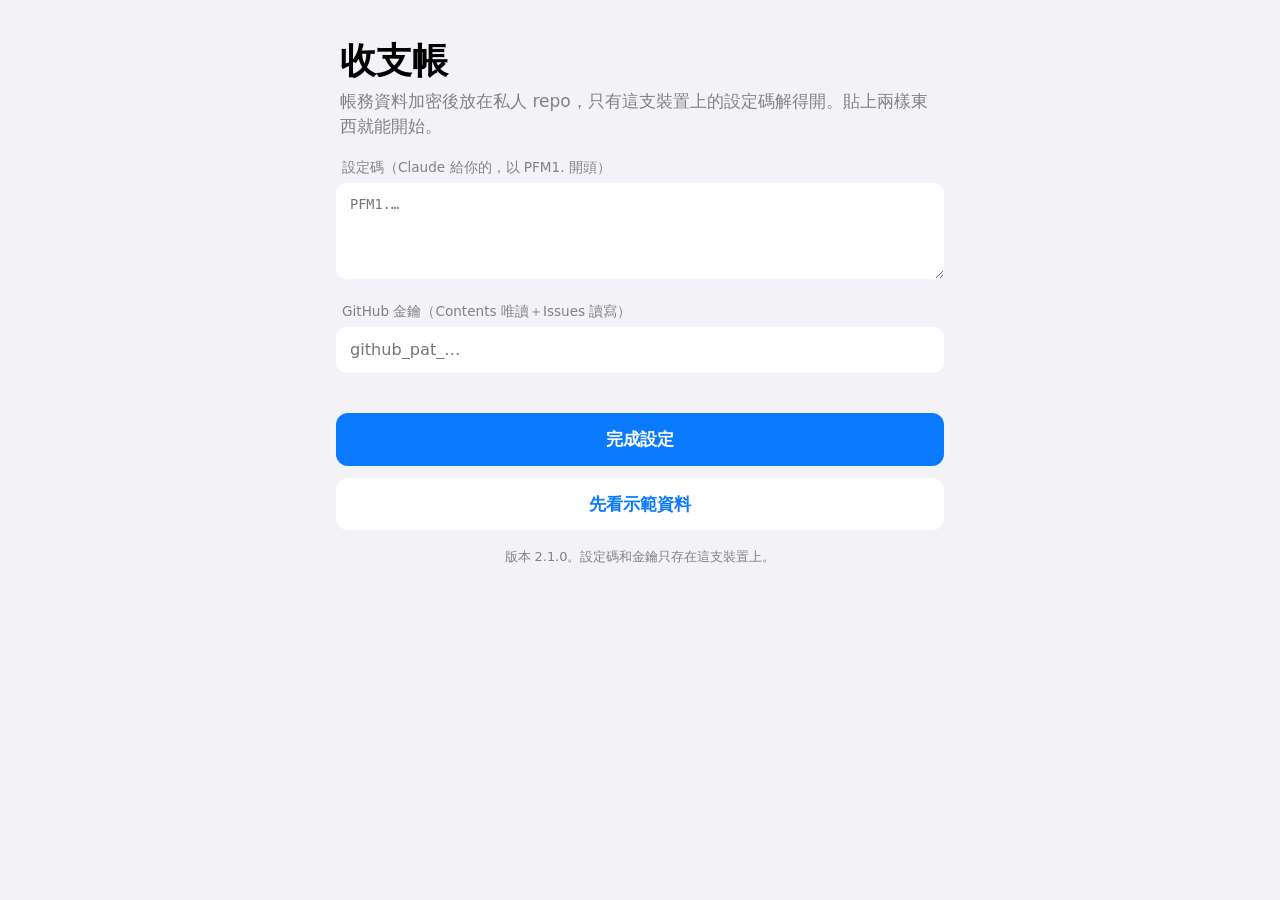
<file: index.html>
<!doctype html>
<html lang="zh-Hant">
<head>
<meta charset="utf-8">
<meta name="viewport" content="width=device-width, initial-scale=1, maximum-scale=1, user-scalable=no, viewport-fit=cover">
<meta http-equiv="Content-Security-Policy" content="default-src 'self'; script-src 'self'; style-src 'self'; img-src 'self' data:; connect-src 'self' https://api.github.com; manifest-src 'self'; worker-src 'self'; base-uri 'none'; form-action 'self'">
<meta name="referrer" content="no-referrer">
<meta name="robots" content="noindex, nofollow">
<meta name="format-detection" content="telephone=no">
<title>收支帳</title>
<meta name="theme-color" content="#f2f2f7" media="(prefers-color-scheme: light)">
<meta name="theme-color" content="#000000" media="(prefers-color-scheme: dark)">
<meta name="mobile-web-app-capable" content="yes">
<meta name="apple-mobile-web-app-capable" content="yes">
<meta name="apple-mobile-web-app-status-bar-style" content="default">
<meta name="apple-mobile-web-app-title" content="收支帳">
<link rel="manifest" href="manifest.webmanifest">
<link rel="apple-touch-icon" href="icons/apple-touch-icon.png">
<link rel="icon" type="image/png" sizes="192x192" href="icons/icon-192.png">
<link rel="stylesheet" href="css/app.css">
</head>
<body>
<div id="app"><p class="loading">讀取中…</p></div>
<noscript>這個 app 需要開啟 JavaScript。</noscript>
<script type="module" src="js/main.js"></script>
</body>
</html>
</file>
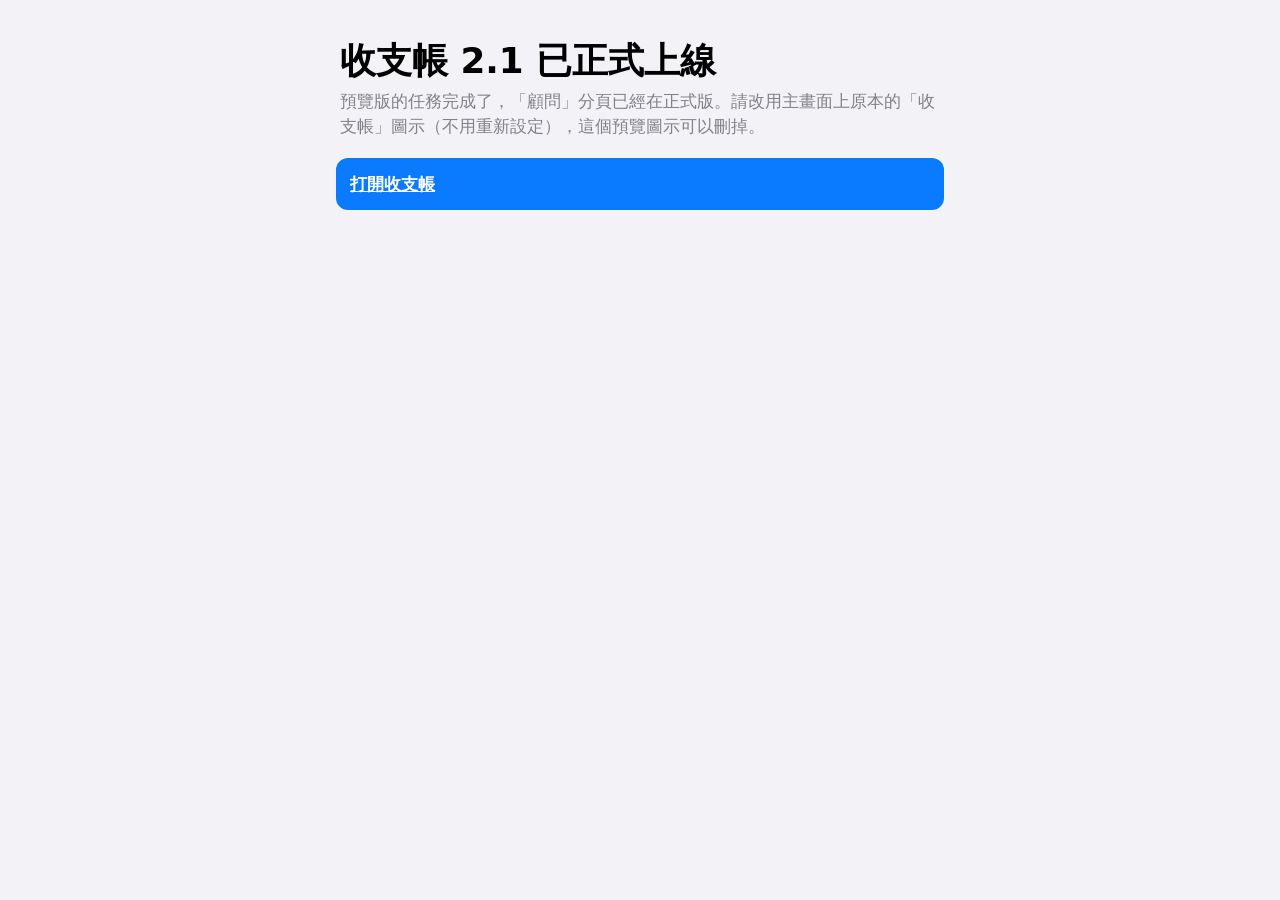
<file: next/index.html>
<!doctype html>
<html lang="zh-Hant">
<head>
<meta charset="utf-8">
<meta name="viewport" content="width=device-width, initial-scale=1, maximum-scale=1, user-scalable=no, viewport-fit=cover">
<meta http-equiv="Content-Security-Policy" content="default-src 'self'; script-src 'self'; style-src 'self'; img-src 'self' data:; connect-src 'self' https://api.github.com; manifest-src 'self'; worker-src 'self'; base-uri 'none'; form-action 'self'">
<meta name="robots" content="noindex, nofollow">
<title>收支帳已搬家</title>
<link rel="stylesheet" href="../css/app.css">
</head>
<body>
<main class="page setup">
<h1>收支帳 2.1 已正式上線</h1>
<p class="lead">預覽版的任務完成了，「顧問」分頁已經在正式版。請改用主畫面上原本的「收支帳」圖示（不用重新設定），這個預覽圖示可以刪掉。</p>
<a class="btn" href="../">打開收支帳</a>
</main>
<script src="retire.js"></script>
</body>
</html>
</file>
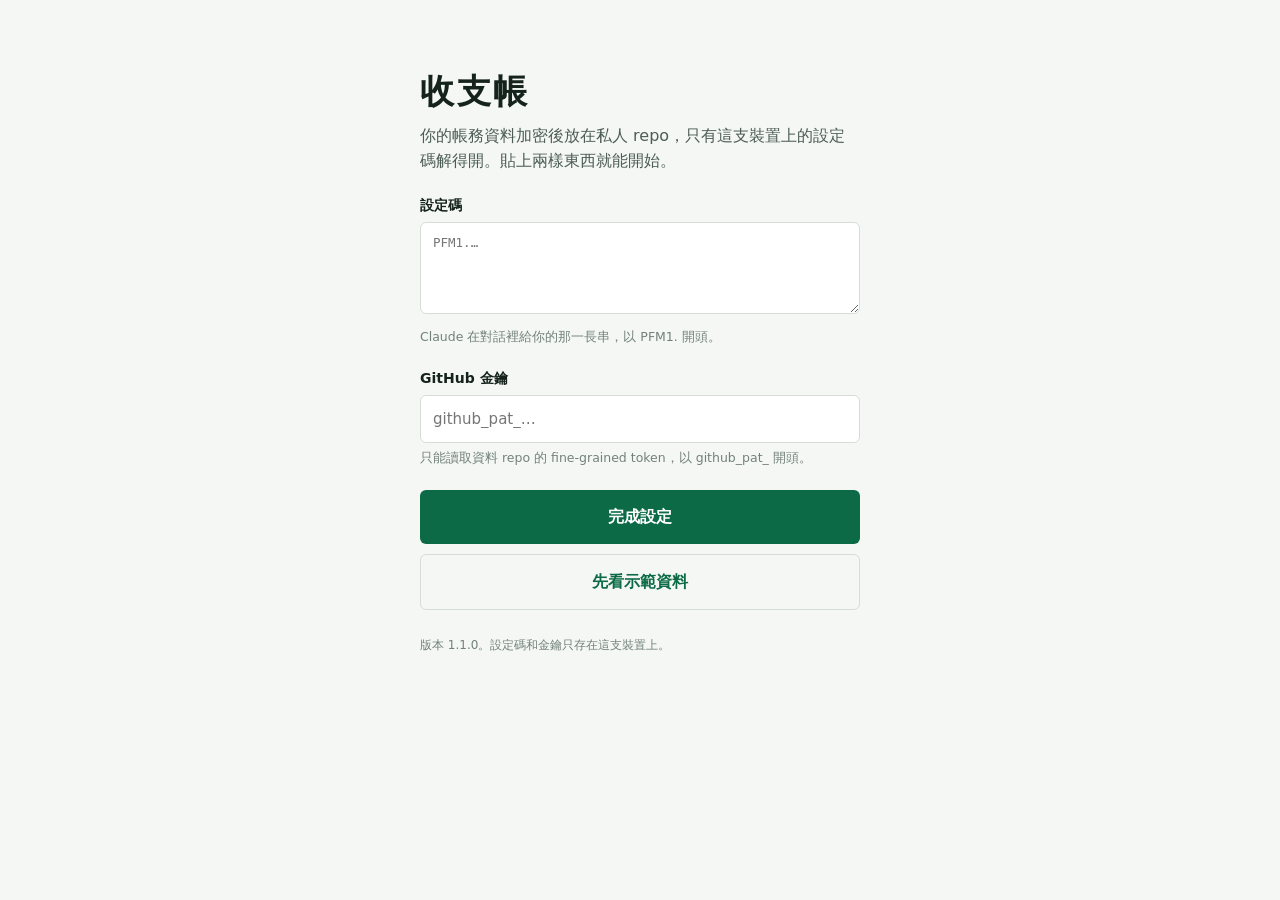
<file: v1/index.html>
<!doctype html>
<html lang="zh-Hant">
<head>
<meta charset="utf-8">
<meta name="viewport" content="width=device-width, initial-scale=1, viewport-fit=cover">
<meta http-equiv="Content-Security-Policy" content="default-src 'self'; script-src 'self'; style-src 'self'; img-src 'self' data:; connect-src 'self' https://api.github.com; manifest-src 'self'; worker-src 'self'; base-uri 'none'; form-action 'self'">
<meta name="referrer" content="no-referrer">
<meta name="robots" content="noindex, nofollow">
<title>收支帳</title>
<meta name="theme-color" content="#f4f7f4" media="(prefers-color-scheme: light)">
<meta name="theme-color" content="#0f1512" media="(prefers-color-scheme: dark)">
<meta name="mobile-web-app-capable" content="yes">
<meta name="apple-mobile-web-app-capable" content="yes">
<meta name="apple-mobile-web-app-status-bar-style" content="default">
<meta name="apple-mobile-web-app-title" content="收支帳">
<link rel="manifest" href="manifest.webmanifest">
<link rel="apple-touch-icon" href="icons/apple-touch-icon.png">
<link rel="icon" type="image/png" sizes="192x192" href="icons/icon-192.png">
<link rel="stylesheet" href="style.css">
</head>
<body>
<div id="app"><main class="shell"><p class="loading">讀取中…</p></main></div>
<noscript>這個 app 需要開啟 JavaScript。</noscript>
<script src="app.js"></script>
</body>
</html>
</file>
<file: css/app.css>
/* 收支帳 v2 — iOS-style shell. System font, grouped lists, tab bar, bottom sheets. No external assets. */
:root {
  color-scheme: light dark;
  --bg: #f2f2f7;
  --card: #ffffff;
  --card-2: #f7f7fa;
  --fill: rgba(118, 118, 128, .12);
  --fill-2: rgba(118, 118, 128, .2);
  --label: #000000;
  --label-2: rgba(60, 60, 67, .62);
  --label-3: rgba(60, 60, 67, .36);
  --sep: rgba(60, 60, 67, .2);
  --tint: #0a7aff;
  --pos: #1f9d55;
  --neg: #e5352b;
  --warn: #f29900;
  --crit: #ff3b30;
  --info: #8e8e93;
  --bar-in: #34c759;
  --bar-out: #ff9f0a;
  --bar-sel: #0a7aff;
  --up: #e5352b;           /* stocks: 台灣慣例 紅漲綠跌 (switchable in 設定) */
  --down: #1f9d55;
  --chrome: rgba(249, 249, 251, .86);
  --shadow: 0 1px 0 rgba(0, 0, 0, .04);
  --radius: 12px;
  --fs: 17px;
  --tabbar-h: 50px;
  --font: -apple-system, BlinkMacSystemFont, "SF Pro Text", "PingFang TC", "Noto Sans TC", "Microsoft JhengHei", system-ui, sans-serif;
  --font-round: ui-rounded, -apple-system, "SF Pro Rounded", "PingFang TC", system-ui, sans-serif;
}
@media (prefers-color-scheme: dark) {
  :root:not([data-theme="light"]) {
    --bg: #000000; --card: #1c1c1e; --card-2: #242426; --fill: rgba(118, 118, 128, .24); --fill-2: rgba(118, 118, 128, .32);
    --label: #ffffff; --label-2: rgba(235, 235, 245, .62); --label-3: rgba(235, 235, 245, .32); --sep: rgba(84, 84, 88, .55);
    --tint: #0a84ff; --pos: #30d158; --neg: #ff5c52; --warn: #ffb340; --crit: #ff453a; --info: #98989d;
    --bar-in: #30d158; --bar-out: #ff9f0a; --bar-sel: #0a84ff; --up: #ff5c52; --down: #30d158; --chrome: rgba(22, 22, 24, .86);
  }
}
:root[data-theme="dark"] {
  --bg: #000000; --card: #1c1c1e; --card-2: #242426; --fill: rgba(118, 118, 128, .24); --fill-2: rgba(118, 118, 128, .32);
  --label: #ffffff; --label-2: rgba(235, 235, 245, .62); --label-3: rgba(235, 235, 245, .32); --sep: rgba(84, 84, 88, .55);
  --tint: #0a84ff; --pos: #30d158; --neg: #ff5c52; --warn: #ffb340; --crit: #ff453a; --info: #98989d;
  --bar-in: #30d158; --bar-out: #ff9f0a; --bar-sel: #0a84ff; --up: #ff5c52; --down: #30d158; --chrome: rgba(22, 22, 24, .86);
}
:root[data-stockcolor="us"] { --up: var(--pos); --down: var(--neg); }
:root[data-fs="s"] { --fs: 15px; }
:root[data-fs="l"] { --fs: 19px; }
:root[data-fs="xl"] { --fs: 21px; }

* { box-sizing: border-box; }
html { -webkit-text-size-adjust: 100%; text-size-adjust: 100%; touch-action: manipulation; font-size: var(--fs); }
body {
  margin: 0; background: var(--bg); color: var(--label); font: 1rem/1.4 var(--font);
  -webkit-font-smoothing: antialiased; -webkit-tap-highlight-color: transparent;
  -webkit-user-select: none; user-select: none; -webkit-touch-callout: none;
  overscroll-behavior-y: none;
}
input, textarea, .selectable { -webkit-user-select: text; user-select: text; -webkit-touch-callout: default; }
button, input, textarea, select { font: inherit; color: inherit; }
button { cursor: pointer; -webkit-tap-highlight-color: transparent; }
img, svg { -webkit-user-drag: none; }
.num, .amt { font-variant-numeric: tabular-nums; }
.hide .amt { filter: blur(.42em); }
.muted { color: var(--label-2); }
.tiny { font-size: .76rem; }
.sm { font-size: .88rem; }
.pos { color: var(--pos); } .neg { color: var(--neg); } .up { color: var(--up); } .down { color: var(--down); }
.sr { position: absolute; width: 1px; height: 1px; overflow: hidden; clip: rect(0 0 0 0); }

/* ------------------------------------------------ app frame */
#app { min-height: 100vh; }
.page { padding: calc(env(safe-area-inset-top) + 6px) 16px calc(var(--tabbar-h) + env(safe-area-inset-bottom) + 28px); max-width: 640px; margin: 0 auto; }
.page[hidden] { display: none; }
.navbar { display: flex; align-items: flex-end; justify-content: space-between; gap: 8px; padding: 6px 0 4px; min-height: 52px; }
.navbar h1 { margin: 0; font: 700 2.05rem/1.15 var(--font); letter-spacing: .01em; }
.navbar .sub { display: block; font: 400 .8rem/1.3 var(--font); color: var(--label-2); margin-bottom: 2px; }
.nav-actions { display: flex; gap: 4px; padding-bottom: 6px; }
.icon-btn { width: 36px; height: 36px; border-radius: 18px; border: 0; background: var(--fill); color: var(--tint); display: grid; place-items: center; padding: 0; }
.icon-btn svg { width: 20px; height: 20px; fill: none; stroke: currentColor; stroke-width: 2; stroke-linecap: round; stroke-linejoin: round; }
.icon-btn.spin svg { animation: spin 1s linear infinite; }
@keyframes spin { to { transform: rotate(360deg); } }

.tabbar {
  position: fixed; left: 0; right: 0; bottom: 0; z-index: 30; display: flex; justify-content: space-around;
  padding: 4px 0 calc(env(safe-area-inset-bottom) + 2px); background: var(--chrome);
  -webkit-backdrop-filter: saturate(180%) blur(20px); backdrop-filter: saturate(180%) blur(20px); border-top: .5px solid var(--sep);
}
.tabbar button { flex: 1; border: 0; background: none; color: var(--info); display: flex; flex-direction: column; align-items: center; gap: 1px;
  font-size: .62rem; font-weight: 500; padding: 4px 0 2px; min-height: var(--tabbar-h); position: relative; }
.tabbar svg { width: 26px; height: 26px; fill: none; stroke: currentColor; stroke-width: 1.8; stroke-linecap: round; stroke-linejoin: round; }
.tabbar button[aria-selected="true"] { color: var(--tint); }
.tabbar button[aria-selected="true"] svg { stroke-width: 2.2; }
.tabbar .badge { position: absolute; top: 2px; left: calc(50% + 6px); min-width: 17px; height: 17px; border-radius: 9px; background: var(--crit); color: #fff;
  font-size: .62rem; font-weight: 600; line-height: 17px; padding: 0 5px; }

.banner { display: flex; align-items: center; gap: 10px; margin: 6px 0 10px; padding: 10px 14px; border-radius: var(--radius); background: var(--card);
  font-size: .86rem; color: var(--label-2); }
.banner.err { color: var(--neg); }
.banner button { margin-left: auto; border: 0; background: none; color: var(--tint); font-weight: 600; white-space: nowrap; padding: 4px 0; }

/* ------------------------------------------------ grouped sections */
.group { margin: 22px 0 0; }
.group > h2 { margin: 0 4px 7px; font: 600 1.18rem/1.25 var(--font); display: flex; align-items: baseline; gap: 8px; }
.group > h2 small { font: 400 .78rem var(--font); color: var(--label-2); margin-left: auto; }
.group > h2 button { margin-left: auto; border: 0; background: none; color: var(--tint); font: 400 .9rem var(--font); padding: 0; }
.group-foot { margin: 7px 16px 0; font-size: .76rem; color: var(--label-2); line-height: 1.45; }
.card { background: var(--card); border-radius: var(--radius); overflow: hidden; box-shadow: var(--shadow); }
.card.pad { padding: 14px 16px; }
.list { list-style: none; margin: 0; padding: 0; background: var(--card); border-radius: var(--radius); overflow: hidden; }
.list > li { position: relative; }
.row { display: flex; align-items: center; gap: 12px; min-height: 46px; padding: 9px 16px; width: 100%; border: 0; background: none; text-align: left; color: inherit; }
button.row:active, .row.tap:active { background: var(--fill); }
.list > li + li > .row::before, .list > li + li > .rowwrap::before { content: ""; position: absolute; top: 0; left: 16px; right: 0; border-top: .5px solid var(--sep); }
.list.indent > li + li > .row::before { left: 58px; }
.row .main { flex: 1; min-width: 0; }
.row .t { display: block; font-size: 1rem; line-height: 1.3; overflow: hidden; text-overflow: ellipsis; white-space: nowrap; }
.row .t.wrap { white-space: normal; }
.row .s { display: block; font-size: .8rem; color: var(--label-2); line-height: 1.35; margin-top: 1px; overflow: hidden; text-overflow: ellipsis; white-space: nowrap; }
.row .s.wrap { white-space: normal; display: -webkit-box; -webkit-line-clamp: 2; -webkit-box-orient: vertical; }
.row .v { text-align: right; white-space: nowrap; font-size: 1rem; }
.row .v small { display: block; font-size: .74rem; color: var(--label-2); }
.row .chev { width: 8px; height: 13px; flex: none; opacity: .3; }
.row .chev path { fill: none; stroke: var(--label); stroke-width: 2; }
.ico { width: 32px; height: 32px; border-radius: 8px; flex: none; display: grid; place-items: center; color: #fff; }
.ico svg { width: 19px; height: 19px; fill: none; stroke: currentColor; stroke-width: 2; stroke-linecap: round; stroke-linejoin: round; }
.ico.crit { background: var(--crit); } .ico.serious { background: #ff6b2c; } .ico.warning { background: var(--warn); } .ico.info { background: #8e8e93; }
.ico.blue { background: var(--tint); } .ico.green { background: var(--pos); } .ico.purple { background: #af52de; } .ico.teal { background: #30b0c7; }
.tag { display: inline-block; margin-left: 6px; padding: 0 5px; border-radius: 4px; background: var(--fill); color: var(--label-2); font-size: .66rem; line-height: 1.55;
  vertical-align: .12em; font-weight: 500; }
.tag.warn { background: rgba(255, 159, 10, .18); color: var(--warn); }
.tag.blue { background: rgba(10, 122, 255, .14); color: var(--tint); }
.tag.red { background: rgba(255, 59, 48, .14); color: var(--neg); }
.pill { border: 0; border-radius: 15px; background: var(--tint); color: #fff; font-size: .82rem; font-weight: 600; padding: 5px 12px; white-space: nowrap; flex: none; }
.pill.gray { background: var(--fill); color: var(--tint); }
.pill:disabled { opacity: .45; }
.more-btn { display: block; width: 100%; border: 0; background: var(--card); color: var(--tint); padding: 12px 16px; text-align: left; font-size: .95rem; }
.list + .more-btn { margin-top: -1px; border-top: .5px solid var(--sep); border-radius: 0 0 var(--radius) var(--radius); }
.clock { width: 13px; height: 13px; vertical-align: -.12em; margin-left: 4px; stroke: var(--tint); fill: none; stroke-width: 2; }

/* ------------------------------------------------ overview cards */
.hero { padding: 16px 16px 14px; }
.hero .label { font-size: .86rem; color: var(--label-2); display: flex; align-items: center; gap: 6px; }
.hero .big { font: 700 2.55rem/1.1 var(--font-round); letter-spacing: -.01em; margin: 4px 0 6px; font-variant-numeric: tabular-nums; }
.hero .big .cur { font-size: 1.05rem; font-weight: 600; margin-right: 4px; color: var(--label-2); }
.hero .line { font-size: .86rem; color: var(--label-2); line-height: 1.5; }
.hero .line b { color: var(--label); font-weight: 600; }
.hero .chips { display: flex; gap: 8px; margin-top: 10px; flex-wrap: wrap; }
.kv-chip { background: var(--fill); border-radius: 9px; padding: 6px 10px; font-size: .78rem; color: var(--label-2); }
.kv-chip b { display: block; color: var(--label); font-size: .95rem; font-weight: 600; }
.est { font-size: .68rem; font-weight: 600; padding: 1px 6px; border-radius: 5px; background: rgba(255, 159, 10, .18); color: var(--warn); }
.monthnav { display: flex; align-items: center; justify-content: space-between; margin: 8px 2px 0; }
.monthnav button { border: 0; background: none; color: var(--tint); font-size: .9rem; padding: 6px 2px; }

.progress { padding: 14px 16px; }
.progress .head { display: flex; align-items: baseline; justify-content: space-between; gap: 8px; }
.progress .head b { font: 700 1.5rem/1.2 var(--font-round); font-variant-numeric: tabular-nums; }
.track { position: relative; height: 12px; border-radius: 6px; background: var(--fill); margin: 10px 0 6px; overflow: visible; }
.track .fill { position: absolute; left: 0; top: 0; bottom: 0; border-radius: 6px; background: var(--pos); transition: width .5s ease; }
.track .fill.warn { background: var(--warn); } .track .fill.over { background: var(--neg); }
.track .mark { position: absolute; top: -4px; bottom: -4px; width: 2px; border-radius: 1px; background: var(--label); opacity: .55; }
.track-legend { display: flex; justify-content: space-between; font-size: .74rem; color: var(--label-2); }
.cat-rows { margin-top: 10px; }

.chart { position: relative; touch-action: pan-y; }
.chart svg { display: block; width: 100%; height: auto; overflow: visible; }
.chart text { fill: var(--label-2); font-size: 10px; font-family: var(--font); }
.chart .grid { stroke: var(--sep); stroke-width: .6; }
.chart .b-in { fill: var(--bar-in); } .chart .b-out { fill: var(--bar-out); }
.chart .dim { opacity: .35; }
.chart .sel-bg { fill: var(--fill); }
.chart .incomplete { fill: none; stroke-width: 1.2; stroke-dasharray: 2 2; }
.chart .ln { fill: none; stroke: var(--tint); stroke-width: 1.8; stroke-linejoin: round; }
.chart .area { fill: var(--tint); opacity: .1; }
.chart .ln.up { stroke: var(--up); } .chart .area.up { fill: var(--up); }
.chart .ln.down { stroke: var(--down); } .chart .area.down { fill: var(--down); }
.chart .cost { stroke: var(--label-2); stroke-dasharray: 4 3; stroke-width: 1; }
.chart .buy { fill: var(--tint); stroke: var(--card); stroke-width: 1.2; }
.chart .div { fill: #af52de; }
.chart .xh { stroke: var(--label-2); stroke-width: .8; }
.chart .xdot { fill: var(--tint); stroke: var(--card); stroke-width: 2; }
.legend { display: flex; gap: 14px; flex-wrap: wrap; font-size: .74rem; color: var(--label-2); margin-top: 6px; }
.legend i { display: inline-block; width: 9px; height: 9px; border-radius: 2px; margin-right: 5px; vertical-align: -.05em; }
.chart-tip { min-height: 1.4em; font-size: .82rem; color: var(--label-2); margin-top: 4px; }
.chart-tip b { color: var(--label); }

.seg { display: flex; background: var(--fill); border-radius: 9px; padding: 2px; gap: 2px; }
.seg button { flex: 1; border: 0; background: none; border-radius: 7px; padding: 6px 4px; font-size: .82rem; font-weight: 500; color: var(--label); white-space: nowrap; }
.seg button[aria-pressed="true"] { background: var(--card); box-shadow: 0 3px 8px rgba(0, 0, 0, .12), 0 0 0 .5px rgba(0, 0, 0, .04); font-weight: 600; }
.scroller { display: flex; gap: 8px; overflow-x: auto; scrollbar-width: none; padding: 2px 2px 8px; margin: 0 -16px; padding-left: 16px; padding-right: 16px;
  scroll-snap-type: x proximity; }
.scroller::-webkit-scrollbar { display: none; }
.mchip { flex: none; scroll-snap-align: start; border: 0; background: var(--card); border-radius: 11px; padding: 7px 11px; text-align: left; min-width: 92px; }
.mchip b { display: block; font-size: .92rem; }
.mchip span { display: block; font-size: .68rem; color: var(--label-2); line-height: 1.35; font-variant-numeric: tabular-nums; }
.mchip[aria-pressed="true"] { background: var(--tint); color: #fff; }
.mchip[aria-pressed="true"] span { color: rgba(255, 255, 255, .82); }
.mchip.partial b::after { content: " ◌"; font-size: .7em; opacity: .7; }
.search { display: flex; align-items: center; gap: 6px; background: var(--fill); border-radius: 10px; padding: 7px 10px; margin: 8px 0; }
.search svg { width: 16px; height: 16px; stroke: var(--label-2); fill: none; stroke-width: 2.2; flex: none; }
.search input { flex: 1; border: 0; background: none; outline: none; font-size: 1rem; min-width: 0; padding: 0; }
.dayhead { display: flex; justify-content: space-between; margin: 16px 4px 6px; font-size: .78rem; color: var(--label-2); font-weight: 500; }

/* ------------------------------------------------ stocks */
.stock-row .v .chg { font-size: .76rem; }
.note1 { display: block; font-size: .78rem; color: var(--label-2); margin-top: 3px; white-space: normal; line-height: 1.4; }
.note1 .d { color: var(--label-3); margin-left: 4px; }
.ranges { margin: 10px 0 6px; }
.stock-head .px { font: 700 2rem/1.1 var(--font-round); font-variant-numeric: tabular-nums; }
.tv { display: block; text-align: center; padding: 12px; color: var(--tint); text-decoration: none; font-weight: 500; }

/* ------------------------------------------------ sheets */
.scrim { position: fixed; inset: 0; z-index: 40; background: rgba(0, 0, 0, .32); opacity: 0; transition: opacity .25s ease; }
.scrim.on { opacity: 1; }
/* --sheet-top: the gap kept above every sheet. iOS 26 standalone sometimes reports safe-area-inset-top = 0 or shifts fixed layers
   upward, which hid the header (and its 關閉 button) under the status bar — so never trust the inset alone. */
:root { --sheet-top: calc(max(env(safe-area-inset-top), 50px) + 18px); }
.sheet { position: fixed; left: 0; right: 0; bottom: 0; z-index: 41; max-height: calc(100vh - var(--sheet-top)); max-height: calc(100dvh - var(--sheet-top)); display: flex; flex-direction: column;
  background: var(--bg); border-radius: 13px 13px 0 0; transform: translateY(100%); transition: transform .32s cubic-bezier(.2, .8, .2, 1);
  max-width: 640px; margin: 0 auto; box-shadow: 0 -8px 30px rgba(0, 0, 0, .18); }
.sheet.on { transform: translateY(0); }
.sheet .grab { flex: none; padding: 6px 0 2px; display: grid; place-items: center; touch-action: none; }
.sheet .grab i { width: 36px; height: 5px; border-radius: 3px; background: var(--fill-2); }
.sheet header { flex: none; display: flex; align-items: center; gap: 8px; padding: 2px 16px 8px; touch-action: none; }
.sheet header h3 { flex: 1; margin: 0; font: 600 1.06rem/1.3 var(--font); text-align: center; }
.sheet header button { border: 0; background: none; color: var(--tint); font-size: 1rem; padding: 6px 0; min-width: 52px; }
.sheet header button.l { text-align: left; } .sheet header button.r { text-align: right; font-weight: 600; }
.sheet .body { flex: 1 1 auto; min-height: 0; overflow-y: auto; -webkit-overflow-scrolling: touch; padding: 0 16px calc(env(safe-area-inset-bottom) + 24px); overscroll-behavior: contain; }
.sheet .body .group:first-child { margin-top: 6px; }
.sheet-x { position: absolute; top: 10px; right: 12px; z-index: 2; width: 30px; height: 30px; border: 0; border-radius: 50%;
  background: var(--fill-2); color: var(--label-2); font: 600 1.25rem/30px var(--font); padding: 0; text-align: center; }
.sheet:not(.has-r) header { padding-right: 52px; } .sheet:not(.has-r) header > span { display: none; }
.sheet.has-r .sheet-x { display: none; }
.sheet .sheet-foot { display: block; width: 100%; margin: 22px 0 4px; }
.kv { display: grid; grid-template-columns: auto 1fr; gap: 0; }
.kv dt, .kv dd { margin: 0; padding: 10px 16px; border-top: .5px solid var(--sep); font-size: .94rem; }
.kv dt { color: var(--label-2); padding-right: 6px; }
.kv dd { text-align: right; word-break: break-word; }
.kv dt:first-of-type, .kv dt:first-of-type + dd { border-top: 0; }
.para { margin: 0; padding: 12px 16px; font-size: .94rem; line-height: 1.55; }
.para + .para { padding-top: 0; }
.field { display: flex; align-items: center; gap: 10px; padding: 10px 16px; min-height: 46px; }
.field label { flex: none; min-width: 6.5em; }
.field input[type="text"], .field input[type="number"], .field input[type="password"], .field textarea, .field select {
  flex: 1; border: 0; background: none; text-align: right; outline: none; min-width: 0; font-size: 1rem; padding: 0; }
.field textarea { text-align: left; resize: none; min-height: 4.2em; line-height: 1.4; }
.switch { position: relative; width: 51px; height: 31px; flex: none; margin-left: auto; }
.switch input { position: absolute; inset: 0; opacity: 0; margin: 0; cursor: pointer; }
.switch i { position: absolute; inset: 0; border-radius: 16px; background: var(--fill-2); transition: background .2s; pointer-events: none; }
.switch i::after { content: ""; position: absolute; top: 2px; left: 2px; width: 27px; height: 27px; border-radius: 50%; background: #fff;
  box-shadow: 0 3px 8px rgba(0, 0, 0, .15), 0 1px 1px rgba(0, 0, 0, .16); transition: transform .2s; }
.switch input:checked + i { background: var(--pos); }
.switch input:checked + i::after { transform: translateX(20px); }
.stepper { display: flex; align-items: center; gap: 0; margin-left: auto; background: var(--fill); border-radius: 8px; }
.stepper button { border: 0; background: none; width: 40px; height: 30px; font-size: 1.2rem; color: var(--label); }
.stepper span { min-width: 4.8em; text-align: center; font-size: .9rem; font-variant-numeric: tabular-nums; }
.btn { display: block; width: 100%; border: 0; border-radius: 12px; background: var(--tint); color: #fff; font-weight: 600; font-size: 1.02rem; padding: 14px; margin-top: 12px; }
.btn.gray { background: var(--card); color: var(--tint); }
.btn.danger { background: var(--card); color: var(--neg); }
.btn:disabled { opacity: .5; }
.cat-grid { display: flex; flex-wrap: wrap; gap: 8px; padding: 12px 16px; }
.cat-grid button { border: 0; border-radius: 16px; background: var(--fill); padding: 6px 12px; font-size: .88rem; }
.cat-grid button[aria-pressed="true"] { background: var(--tint); color: #fff; }

/* ------------------------------------------------ setup */
.setup { padding-top: calc(env(safe-area-inset-top) + 30px); }
.setup h1 { font: 700 2.1rem/1.2 var(--font); margin: 10px 4px 6px; }
.setup .lead { color: var(--label-2); margin: 0 4px 18px; line-height: 1.5; }
.setup textarea, .setup input { width: 100%; border: 0; border-radius: 10px; background: var(--card); padding: 12px 14px; font-size: .95rem; outline: none; }
.setup textarea { min-height: 96px; resize: vertical; font-family: ui-monospace, Menlo, monospace; font-size: .8rem; }
.setup label { display: block; font-size: .8rem; color: var(--label-2); margin: 16px 6px 6px; text-transform: none; }
.error { color: var(--neg); font-size: .88rem; min-height: 1.2em; margin: 10px 6px 0; }
.note { background: rgba(255, 159, 10, .14); color: var(--label); border-radius: 12px; padding: 12px 14px; font-size: .86rem; line-height: 1.5; margin: 0 0 6px; }
.loading { text-align: center; color: var(--label-2); padding-top: 40vh; }

.empty { padding: 18px 16px; color: var(--label-2); font-size: .9rem; text-align: center; }
.toast { position: fixed; left: 50%; bottom: calc(var(--tabbar-h) + env(safe-area-inset-bottom) + 18px); transform: translate(-50%, 20px); z-index: 60;
  background: rgba(30, 30, 32, .92); color: #fff; padding: 10px 16px; border-radius: 20px; font-size: .86rem; opacity: 0; transition: all .25s ease;
  pointer-events: none; max-width: 86vw; text-align: center; }
.toast.on { opacity: 1; transform: translate(-50%, 0); }

@media (prefers-reduced-motion: reduce) {
  *, *::before, *::after { transition: none !important; animation: none !important; }
}
/* colour classes win over the neutral defaults of their containers */
.hero .line b.up, .row .v small.up, .hero .line .amt.up, .up { color: var(--up); }
.hero .line b.down, .row .v small.down, .hero .line .amt.down, .down { color: var(--down); }
.hero .line .amt.pos, .row .v .pos, .pos { color: var(--pos); }
.hero .line .amt.neg, .row .v .neg, .neg { color: var(--neg); }

/* ================================================ 顧問 (advisor) tab, 2.1.0 — classes + rem + CSS variables only */
:root {
  --adv-c0: #8e8e93; --adv-c1: #30b0c7; --adv-c2: #0a7aff; --adv-c3: #34c759; --adv-c4: #ff9f0a; --adv-c5: #af52de; --adv-c6: #ff375f;
  --adv-s0: rgba(229, 53, 43, .30); --adv-s1: rgba(60, 60, 67, .22); --adv-s2: rgba(242, 153, 0, .34); --adv-s3: rgba(10, 122, 255, .28); --adv-s4: rgba(31, 157, 85, .34);
}
@media (prefers-color-scheme: dark) {
  :root:not([data-theme="light"]) {
    --adv-c0: #98989d; --adv-c1: #40c8e0; --adv-c2: #0a84ff; --adv-c3: #30d158; --adv-c4: #ff9f0a; --adv-c5: #bf5af2; --adv-c6: #ff6482;
    --adv-s0: rgba(255, 92, 82, .36); --adv-s1: rgba(235, 235, 245, .20); --adv-s2: rgba(255, 179, 64, .34); --adv-s3: rgba(10, 132, 255, .38); --adv-s4: rgba(48, 209, 88, .34);
  }
}
:root[data-theme="dark"] {
  --adv-c0: #98989d; --adv-c1: #40c8e0; --adv-c2: #0a84ff; --adv-c3: #30d158; --adv-c4: #ff9f0a; --adv-c5: #bf5af2; --adv-c6: #ff6482;
  --adv-s0: rgba(255, 92, 82, .36); --adv-s1: rgba(235, 235, 245, .20); --adv-s2: rgba(255, 179, 64, .34); --adv-s3: rgba(10, 132, 255, .38); --adv-s4: rgba(48, 209, 88, .34);
}
.adv-disclaimer { margin: 2px 4px 0; font-size: .78rem; color: var(--label-2); }
.adv-foot { margin: 26px 16px 4px; font-size: .74rem; line-height: 1.5; color: var(--label-2); text-align: center; }
.adv-big { display: flex; align-items: baseline; flex-wrap: wrap; gap: 0 6px; font: 700 1.9rem/1.15 var(--font-round); letter-spacing: -.01em; margin: 4px 0 6px; font-variant-numeric: tabular-nums; }
.adv-big .cur { font-size: .55em; font-weight: 600; color: var(--label-2); }
:root[data-fs="l"] .adv-big { font-size: 1.7rem; }
:root[data-fs="xl"] .adv-big { font-size: 1.5rem; }
.adv-big.adv-todo { display: flex; align-items: center; flex-wrap: wrap; gap: 6px 12px; font-size: 1.5rem; color: var(--label-2); }
.adv-warn { display: flex; align-items: flex-start; gap: 6px; margin-top: 8px; font-size: .78rem; line-height: 1.4; color: var(--warn); }
.adv-warn svg { flex: none; width: 1em; height: 1em; margin-top: .18em; fill: none; stroke: currentColor; stroke-width: 2; stroke-linecap: round; stroke-linejoin: round; }
.adv-warn span { min-width: 0; overflow-wrap: anywhere; }
.adv-cap { display: inline-block; padding: 0 7px; border-radius: 999px; background: var(--fill-2); color: var(--label-2); font-size: .68rem; font-weight: 600; line-height: 1.6; white-space: nowrap; vertical-align: .1em; }
.adv-none { margin: 8px 0 0; font-size: .82rem; color: var(--label-2); }
.adv-subh { font-size: .74rem; font-weight: 600; color: var(--label-2); margin-bottom: 2px; }
.adv-sub { margin-top: 14px; padding-top: 10px; border-top: .5px solid var(--sep); }

/* block 1: net worth */
.adv-cols { display: grid; grid-template-columns: minmax(0, 1fr) minmax(0, 1fr); gap: 0 16px; margin-top: 12px; }
.adv-col { min-width: 0; }
.adv-colhead { display: flex; justify-content: space-between; align-items: baseline; gap: 6px; padding-bottom: 4px; border-bottom: .5px solid var(--sep); font-size: .8rem; font-weight: 600; color: var(--label-2); }
.adv-colhead .amt { color: var(--label); font-size: .86rem; }
.adv-items { list-style: none; margin: 0; padding: 0; }
.adv-item { display: grid; grid-template-columns: auto minmax(0, 1fr); align-items: baseline; gap: 0 6px; width: 100%; margin: 0; padding: 7px 0; border: 0; background: none; text-align: left; color: inherit; font-size: .82rem; }
.adv-items > li + li > .adv-item { border-top: .5px solid var(--sep); }
button.adv-item:active { background: var(--fill); }
.adv-in { grid-column: 1 / -1; min-width: 0; line-height: 1.3; overflow-wrap: anywhere; }
.adv-in .tag { margin-left: 4px; }
.adv-in .clock { width: .7rem; height: .7rem; }
.adv-id { font-size: .68rem; color: var(--label-2); }
.adv-ia { grid-column: 2; justify-self: end; font-size: .9rem; font-variant-numeric: tabular-nums; text-align: right; white-space: nowrap; }
.adv-inv { margin-top: 12px; padding-top: 10px; border-top: .5px solid var(--sep); }
.adv-invt { display: flex; justify-content: space-between; align-items: baseline; flex-wrap: wrap; gap: 2px 8px; font-size: .86rem; color: var(--label-2); }
.adv-invv { font: 700 1.3rem/1.2 var(--font-round); color: var(--label); font-variant-numeric: tabular-nums; white-space: nowrap; }
.adv-invv .cur { font-size: .6em; font-weight: 600; margin-right: 3px; color: var(--label-2); }
@media (max-width: 359px) { .adv-cols { grid-template-columns: minmax(0, 1fr); gap: 14px 0; } }
.adv-nw .pill, .adv-perf .pill { font-size: .82rem; }

/* block 2: reserve */
.adv-bar { display: block; width: 100%; height: .75rem; margin: 10px 0 6px; overflow: hidden; }
.adv-bar-bg { fill: var(--fill); }
.adv-bar-fill { fill: var(--pos); }
.adv-bar-fill.warn { fill: var(--warn); }
.adv-ok { display: flex; align-items: center; gap: 6px; margin-top: 6px; font-size: .86rem; font-weight: 600; color: var(--pos); }
.adv-ok svg { width: 1.1em; height: 1.1em; fill: none; stroke: currentColor; stroke-width: 2.4; stroke-linecap: round; stroke-linejoin: round; }

/* block 3: allocation */
.adv-stack { border-radius: 7px; overflow: hidden; }
.adv-stack svg { display: block; width: 100%; height: 1.6rem; }
.adv-seg { stroke: var(--card); stroke-width: 1; cursor: pointer; }
.adv-seg.adv-c0 { fill: var(--adv-c0); } .adv-seg.adv-c1 { fill: var(--adv-c1); } .adv-seg.adv-c2 { fill: var(--adv-c2); } .adv-seg.adv-c3 { fill: var(--adv-c3); }
.adv-seg.adv-c4 { fill: var(--adv-c4); } .adv-seg.adv-c5 { fill: var(--adv-c5); } .adv-seg.adv-c6 { fill: var(--adv-c6); }
.adv-sw { display: inline-block; width: .8rem; height: .8rem; border-radius: 3px; flex: none; }
.adv-sw.adv-c0 { background: var(--adv-c0); } .adv-sw.adv-c1 { background: var(--adv-c1); } .adv-sw.adv-c2 { background: var(--adv-c2); } .adv-sw.adv-c3 { background: var(--adv-c3); }
.adv-sw.adv-c4 { background: var(--adv-c4); } .adv-sw.adv-c5 { background: var(--adv-c5); } .adv-sw.adv-c6 { background: var(--adv-c6); }
.adv-legend { margin-top: 10px; }
.adv-chips { display: flex; flex-wrap: wrap; gap: 8px; margin-top: 12px; }
.adv-chips .kv-chip { flex: 1 1 6.5rem; min-width: 0; overflow-wrap: anywhere; }
.adv-chipn { display: block; margin-top: 1px; font-size: .68rem; color: var(--label-2); }

/* block 4: return + spectrum */
.adv-sh { display: flex; align-items: center; flex-wrap: wrap; gap: 2px 8px; margin-top: 14px; padding-top: 10px; border-top: .5px solid var(--sep); }
.adv-shl { font-size: .86rem; color: var(--label-2); }
.adv-shv { font: 700 1.25rem/1.2 var(--font-round); font-variant-numeric: tabular-nums; }
.adv-shv.muted { font-size: .95rem; font-weight: 600; }
.adv-spec { margin-top: 8px; }
.adv-spec-svg { display: block; width: 100%; height: auto; overflow: visible; }
.adv-sp.adv-s0 { fill: var(--adv-s0); } .adv-sp.adv-s1 { fill: var(--adv-s1); } .adv-sp.adv-s2 { fill: var(--adv-s2); }
.adv-sp.adv-s3 { fill: var(--adv-s3); } .adv-sp.adv-s4 { fill: var(--adv-s4); }
.adv-sp-t { fill: var(--label); font: 500 11px var(--font); paint-order: stroke; stroke: var(--card); stroke-width: 2.5px; stroke-opacity: .55; stroke-linejoin: round; }
.adv-sp-c { fill: var(--label-2); font: 10.5px var(--font); paint-order: stroke; stroke: var(--card); stroke-width: 3px; stroke-linejoin: round; }
.adv-tick { stroke: var(--label-2); stroke-width: 1; }
.adv-nodata { fill: var(--label-2); font: 600 11px var(--font); }
.adv-ptr { fill: var(--label); stroke: var(--label); stroke-width: 1.5; stroke-linejoin: round; }
.adv-ptr.hollow { fill: var(--card); stroke-width: 2; }
.adv-ptr-ln { stroke: var(--label); stroke-width: 2.5; stroke-linecap: round; }
.adv-ptr-ln.hollow { stroke-width: 2; stroke-dasharray: 3 2.5; }
.adv-refln { stroke: var(--label); stroke-width: 1.2; opacity: .55; }
.adv-refln.dash { stroke-dasharray: 3 2.5; }
.adv-refdot { fill: var(--card); stroke: var(--label); stroke-width: 1.3; }
.adv-refdot.dash { stroke-dasharray: 2.5 2; }
.adv-refn { fill: var(--label); font: 600 10px var(--font); }
.adv-hit { fill: transparent; cursor: pointer; }
.adv-refs { display: flex; flex-wrap: wrap; gap: 6px 8px; margin-top: 6px; }
.adv-ref { display: inline-flex; align-items: center; gap: 6px; max-width: 100%; border: 0; border-radius: 15px; background: var(--fill); padding: 4px 10px 4px 5px; font-size: .78rem; color: var(--label); text-align: left; }
.adv-ref .n { display: grid; place-items: center; flex: none; width: 1.35em; height: 1.35em; border: 1.3px solid var(--label); border-radius: 50%; font-size: .68rem; font-weight: 600; }
.adv-ref.dash .n { border-style: dashed; }
.adv-ref .tag { margin-left: 0; }
.adv-hint { margin: 6px 0 0; font-size: .72rem; color: var(--label-2); }
.adv-b { display: flex; align-items: baseline; justify-content: space-between; gap: 10px; padding: 6px 0; }
.adv-b + .adv-b { border-top: .5px solid var(--sep); }
.adv-bm { flex: 1; min-width: 0; }
.adv-bm .t { display: block; font-size: .88rem; overflow-wrap: anywhere; }
.adv-bm .s { display: block; margin-top: 1px; font-size: .7rem; line-height: 1.35; color: var(--label-2); }
.adv-bv { flex: none; font-size: 1rem; font-variant-numeric: tabular-nums; }
.adv-url { overflow-wrap: anywhere; }

/* block 7: AI reading */
.adv-ai-st { display: flex; align-items: center; flex-wrap: wrap; gap: 4px 6px; font-size: .82rem; line-height: 1.45; color: var(--label-2); }
.adv-sec { margin-top: 12px; }
.adv-sec + .adv-sec { padding-top: 12px; border-top: .5px solid var(--sep); }
.adv-sech { margin: 0; font-size: .76rem; font-weight: 600; color: var(--label-2); }
.adv-sec p { margin: 3px 0 0; font-size: .94rem; line-height: 1.55; overflow-wrap: anywhere; }
.adv-link { display: block; margin-top: 10px; border: 0; background: none; padding: 4px 0; color: var(--tint); font-size: .88rem; text-align: left; }
.adv-ai .btn { margin-top: 14px; }

/* ==== advisor settings (F3) ==== */
.adv-pendn { display: flex; align-items: center; gap: 4px; margin-top: 2px; font-size: .74rem; line-height: 1.35; color: var(--tint); }
.adv-pendn .clock { flex: none; margin-left: 0; }
.group > h2 small .adv-pendn { display: inline-flex; margin-top: 0; }
.advs-intro { margin: 2px 4px 0; font-size: .82rem; line-height: 1.5; color: var(--label-2); }
.advs-form { padding: 14px 16px 14px; }
.advs-f { display: block; margin-top: 12px; }
.advs-f:first-child { margin-top: 0; }
.advs-l { display: block; margin-bottom: 4px; font-size: .78rem; font-weight: 600; color: var(--label-2); }
.advs-h { display: block; margin-top: 3px; font-size: .72rem; font-weight: 400; line-height: 1.4; color: var(--label-2); overflow-wrap: anywhere; }
.advs-gap { height: 12px; }
.advs-in { display: block; width: 100%; min-width: 0; min-height: 44px; border: 0; border-radius: 10px; background: var(--fill); padding: 10px 12px; outline: none; text-align: left;
  font-size: 1rem; line-height: 1.3; -webkit-appearance: none; appearance: none; }
.advs-in::-webkit-date-and-time-value { text-align: left; }
.advs-in:focus { box-shadow: 0 0 0 2px var(--tint); }
.advs-in[aria-invalid="true"] { box-shadow: 0 0 0 2px var(--neg); }
.hide .amt.advs-money:focus { filter: none; }
.advs-err { margin: 10px 0 0; font-size: .82rem; line-height: 1.45; color: var(--neg); overflow-wrap: anywhere; }
.advs-err:empty { margin: 0; }
.advs-cur { margin-bottom: 10px; }
.advs-cur .advs-l { margin-bottom: 2px; }
.advs-curv { display: flex; align-items: baseline; flex-wrap: wrap; gap: 0 6px; font: 700 1.5rem/1.2 var(--font-round); font-variant-numeric: tabular-nums; overflow-wrap: anywhere; }
.advs-curv.sm { font-size: 1.05rem; line-height: 1.4; }
.advs-curv .cur { font-size: .6em; font-weight: 600; color: var(--label-2); }
.advs-curv .clock { align-self: center; }
.group > .btn { margin-top: 12px; }
.sheet .body.advs-kb { padding-bottom: 55vh; }
.advs-seg button { white-space: normal; line-height: 1.25; padding: 7px 4px; }
.advs-sw { align-items: center; }
.advs-swl { flex: 1; min-width: 0; line-height: 1.3; }
.advs-remind { margin: 0 0 8px; padding: 10px 14px; border-radius: var(--radius); background: rgba(255, 159, 10, .14); font-size: .86rem; line-height: 1.5; }
.advs-wh { display: flex; flex-wrap: wrap; align-items: baseline; justify-content: space-between; gap: 2px 10px; margin: 0 4px 2px; }
.advs-wc { font-size: .86rem; font-weight: 600; }
.advs-cls + .advs-cls { margin-top: 4px; }
.advs-ch { display: flex; align-items: center; gap: 7px; margin: 14px 4px 6px; font-size: .78rem; font-weight: 600; color: var(--label-2); }
.advs-wli { display: flex; flex-wrap: wrap; align-items: flex-start; }
.advs-wli + .advs-wli { border-top: .5px solid var(--sep); }
.advs-wl { flex: 1 1 0; min-width: 0; display: flex; align-items: flex-start; gap: 12px; padding: 11px 4px 11px 16px; cursor: pointer; }
.advs-ck { flex: none; display: grid; place-items: center; width: 1.45rem; height: 1.45rem; margin-top: .08rem; border: 1.5px solid var(--label-3); border-radius: 50%; color: transparent; }
.advs-ck svg { width: .92rem; height: .92rem; fill: none; stroke: currentColor; stroke-width: 3; stroke-linecap: round; stroke-linejoin: round; }
.advs-wl input:checked + .advs-ck { border-color: var(--tint); background: var(--tint); color: #fff; }
.advs-wl input:focus-visible + .advs-ck { box-shadow: 0 0 0 3px var(--fill-2); }
.advs-wm { flex: 1; min-width: 0; }
.advs-wt { display: block; font-size: .96rem; line-height: 1.35; overflow-wrap: anywhere; }
.advs-ws { display: block; margin-top: 2px; font-size: .76rem; line-height: 1.35; color: var(--label-2); overflow-wrap: anywhere; }
.advs-more { flex: none; align-self: flex-start; margin: 5px 10px 0 0; border: 0; background: none; padding: 6px 6px; font-size: .78rem; color: var(--tint); white-space: nowrap; }
.advs-wn { flex: 1 0 100%; padding: 0 16px 12px 44px; font-size: .78rem; line-height: 1.5; color: var(--label-2); }
.advs-wn[hidden] { display: none; }
.advs-wn p { margin: 4px 0 0; overflow-wrap: anywhere; }
.advs-wn b { color: var(--label); font-weight: 600; }
.advs-cut { display: flex; flex-wrap: wrap; align-items: center; gap: 8px 12px; padding: 10px 16px; }
.advs-cut + .advs-cut { border-top: .5px solid var(--sep); }
.advs-cutl { flex: 1 1 8.5rem; min-width: 0; font-size: .94rem; line-height: 1.35; overflow-wrap: anywhere; }
.advs-cut .stepper { margin-left: auto; }
.advs-cut .stepper span { min-width: 4rem; }
.stepper button:disabled { opacity: .3; }
.advs-prev { margin: 8px 4px 0; font-size: .74rem; line-height: 1.6; color: var(--label-2); overflow-wrap: anywhere; }
.advs-g > .list + .card, .advs-g > .card + .card, .advs-g > .card + .list, .advs-g > .list + .list { margin-top: 10px; }
.advs-sr { display: grid; grid-template-columns: minmax(0, auto) minmax(0, 1fr); align-items: baseline; gap: 2px 14px; padding: 11px 16px; }
.advs-sr + .advs-sr { border-top: .5px solid var(--sep); }
.advs-srt { font-size: .96rem; line-height: 1.35; overflow-wrap: anywhere; }
.advs-srv { font-size: .96rem; line-height: 1.35; text-align: right; font-variant-numeric: tabular-nums; overflow-wrap: anywhere; }
.advs-srp { grid-column: 1 / -1; display: flex; align-items: center; flex-wrap: wrap; gap: 0 4px; font-size: .76rem; line-height: 1.4; color: var(--tint); overflow-wrap: anywhere; }
.advs-srp .clock { flex: none; margin-left: 0; }

/* ==== advisor calc & funds (F2) ==== */
.adv-calc { display: flex; flex-direction: column; gap: 10px; }
.adv-calc > .group-foot { margin-top: -2px; }
.adv-calc-hint .adv-warn { margin-top: 0; font-size: .86rem; line-height: 1.5; }
/* sliders */
.adv-ctl { display: flex; flex-direction: column; gap: 6px; }
.adv-rg + .adv-rg { margin-top: 6px; }
.adv-rh { display: flex; align-items: baseline; justify-content: space-between; gap: 10px; font-size: .94rem; }
.adv-rh label { min-width: 0; font-weight: 500; overflow-wrap: anywhere; }
.adv-rv { flex: none; font: 700 1.25rem/1.2 var(--font-round); font-variant-numeric: tabular-nums; white-space: nowrap; }
.adv-sl { position: relative; height: 2.1rem; }
.adv-sl-svg { position: absolute; left: .85rem; top: 50%; width: calc(100% - 1.7rem); height: 6px; margin-top: -3px; border-radius: 3px; overflow: hidden; pointer-events: none; }
.adv-sl-bg { fill: var(--fill-2); }
.adv-sl-fill { fill: var(--tint); }
.adv-range { position: relative; display: block; width: 100%; height: 100%; margin: 0; padding: 0; background: transparent; outline: none;
  -webkit-appearance: none; appearance: none; touch-action: pan-y; }
.adv-range::-webkit-slider-runnable-track { height: 2.1rem; background: transparent; border: 0; }
.adv-range::-webkit-slider-thumb { -webkit-appearance: none; appearance: none; width: 1.7rem; height: 1.7rem; margin-top: .2rem; border-radius: 50%;
  background: #fff; border: .5px solid rgba(0, 0, 0, .1); box-shadow: 0 2px 6px rgba(0, 0, 0, .3), 0 0 0 .5px rgba(0, 0, 0, .06); }
.adv-range::-moz-range-track { height: 2.1rem; background: transparent; border: 0; }
.adv-range::-moz-range-thumb { width: 1.7rem; height: 1.7rem; border-radius: 50%; background: #fff; border: .5px solid rgba(0, 0, 0, .1);
  box-shadow: 0 2px 6px rgba(0, 0, 0, .3), 0 0 0 .5px rgba(0, 0, 0, .06); }
.adv-range:focus-visible::-webkit-slider-thumb { outline: 2px solid var(--tint); outline-offset: 2px; }
.adv-range:focus-visible::-moz-range-thumb { outline: 2px solid var(--tint); outline-offset: 2px; }
.adv-ctl .adv-hint { margin: 2px 0 0; line-height: 1.45; }
.adv-hz { display: flex; flex-direction: column; gap: 6px; margin-top: 8px; }
.adv-hz > span { font-size: .86rem; color: var(--label-2); }
/* result cards */
.adv-verdict { font: 700 1.9rem/1.15 var(--font-round); letter-spacing: -.01em; }
:root[data-fs="l"] .adv-verdict { font-size: 1.7rem; }
:root[data-fs="xl"] .adv-verdict { font-size: 1.5rem; }
.adv-verdict.ok { color: var(--pos); }
.adv-verdict.no { color: var(--warn); }
.adv-line { margin: 6px 0 0; font-size: .96rem; line-height: 1.55; overflow-wrap: anywhere; }
.adv-line.sm { font-size: .84rem; }
.adv-dbar { display: grid; grid-template-columns: auto minmax(0, 1fr); gap: 8px 10px; align-items: center; margin-top: 12px; }
.adv-dbar > span { font-size: .78rem; color: var(--label-2); }
.adv-calc .adv-seg, .adv-fres .adv-seg { cursor: default; }
.adv-stats { display: grid; grid-template-columns: repeat(2, minmax(0, 1fr)); gap: 8px; margin-top: 14px; }
.adv-stats .kv-chip { min-width: 0; overflow-wrap: anywhere; }
.adv-gaps { list-style: none; margin: 0; padding: 0; }
.adv-gr { display: grid; grid-template-columns: minmax(0, 1fr) auto; gap: 1px 10px; align-items: baseline; padding: 8px 0; }
.adv-gr + .adv-gr { border-top: .5px solid var(--sep); }
.adv-gn { display: flex; align-items: center; gap: 7px; min-width: 0; font-size: .92rem; line-height: 1.35; overflow-wrap: anywhere; }
.adv-gv { font-size: .92rem; font-variant-numeric: tabular-nums; white-space: nowrap; text-align: right; }
.adv-gd, .adv-ga { font-size: .76rem; line-height: 1.4; color: var(--label-2); overflow-wrap: anywhere; }
.adv-ga { text-align: right; white-space: nowrap; font-variant-numeric: tabular-nums; }
.adv-hint0 { margin-top: 0; }
.adv-none0 { margin-top: 2px; }
.adv-cg { margin-top: 12px; }
.adv-cgh { display: flex; align-items: center; flex-wrap: wrap; gap: 4px 7px; font-size: .88rem; font-weight: 600; }
.adv-cgd { font-size: .74rem; font-weight: 400; color: var(--label-2); }
.adv-ci { padding: 7px 0 0 calc(.8rem + 7px); font-size: .88rem; line-height: 1.4; overflow-wrap: anywhere; }
.adv-ci b { font-weight: 600; }
.adv-ci small { display: block; margin-top: 1px; font-size: .72rem; line-height: 1.4; color: var(--label-2); }
.adv-link0 { margin-top: 2px; padding-left: calc(.8rem + 7px); }
.adv-assume .row .s { white-space: normal; }
/* 假設 panel */
.adv-asm-b { display: block; font-size: 1.02rem; }
.adv-asm-kv { margin: 6px -16px -14px; }
.adv-asm-kv dt, .adv-asm-kv dd { background: transparent; }
.adv-cm + .adv-cm { margin-top: 8px; }
.adv-cmh { display: flex; align-items: center; gap: 7px; flex-wrap: wrap; font-size: .96rem; }
.adv-cmh .tag { margin-left: 0; }
.adv-cmv { display: grid; grid-template-columns: repeat(3, minmax(0, 1fr)); gap: 6px; margin-top: 8px; }
.adv-cmi { min-width: 0; padding: 5px 8px; border-radius: 8px; background: var(--fill); }
.adv-cmi small { display: block; font-size: .68rem; line-height: 1.35; color: var(--label-2); }
.adv-cmi b { font-size: .92rem; font-weight: 600; font-variant-numeric: tabular-nums; }
.adv-cmp { margin: 6px 0 0; font-size: .78rem; line-height: 1.45; color: var(--label-2); overflow-wrap: anywhere; }
.adv-src + .adv-src { border-top: .5px solid var(--sep); }
.adv-src .para { padding-bottom: 2px; }
.adv-src .para + .para { padding-top: 0; padding-bottom: 12px; }
/* 資金需求試算 */
.adv-fform .field label { min-width: 0; white-space: nowrap; }
.adv-fi { flex: 1; min-width: 0; border: 0; background: none; outline: none; padding: 0; font-size: 1rem; text-align: right; }
.hide .adv-fneed input:not(:focus) { filter: blur(.42em); }
.adv-fstrip { position: sticky; top: 0; z-index: 2; display: flex; align-items: baseline; flex-wrap: wrap; gap: 2px 10px; margin: 0 -16px; padding: 8px 16px;
  background: var(--bg); border-bottom: .5px solid var(--sep); font-size: .88rem; }
.adv-fstrip[hidden] { display: none; }
.adv-fsn { color: var(--label-2); }
.adv-fsv { font-weight: 700; }
.adv-fsv.ok { color: var(--pos); }
.adv-fsv.no { color: var(--warn); }
.adv-fsr { margin-left: auto; font-variant-numeric: tabular-nums; }
.adv-pick { cursor: pointer; }
.adv-pick:active { background: var(--fill); }
.adv-pick .t .tag { margin-left: 6px; }
.adv-chk { position: relative; flex: none; width: 1.45rem; height: 1.45rem; margin: 0; border: 1.5px solid var(--label-3); border-radius: 50%; background: transparent;
  -webkit-appearance: none; appearance: none; cursor: pointer; }
.adv-chk:checked { border-color: var(--tint); background: var(--tint); }
.adv-chk:checked::after { content: ""; position: absolute; left: 36%; top: 15%; width: 27%; height: 52%; border: solid #fff; border-width: 0 2.2px 2.2px 0; transform: rotate(45deg); }
.adv-chk:focus-visible { outline: 2px solid var(--tint); outline-offset: 2px; }
.adv-err { margin: 14px 4px 0; font-size: .86rem; line-height: 1.45; color: var(--neg); }
.adv-fhero .adv-line:first-child { margin-top: 0; }
.adv-fw { padding: 2px 4px 0; }
.adv-after .adv-hint { margin-top: 4px; }
.adv-notes { margin: 0; padding-left: 1.1rem; font-size: .78rem; line-height: 1.55; color: var(--label-2); }
.adv-notes li + li { margin-top: 3px; }
.adv-fres { margin-top: 18px; }
.adv-fres .group > h2 { font-size: 1.04rem; }
.adv-nb { white-space: nowrap; }
.adv-fres .kv dd { word-break: normal; overflow-wrap: normal; }

/* ==== advisor review fixes (V2) ==== */
.adv-verdict.mid { color: var(--label); }
</file>
<file: v1/style.css>
/* 收支帳 — passbook-style personal ledger. No cards: content sits on ruled lines. */
:root {
  color-scheme: light;
  --paper: #f4f7f4;
  --surface: #ffffff;
  --ink: #15231c;
  --ink-2: #4d5d55;
  --ink-3: #738279;
  --rule: #d5ddd7;
  --rule-soft: #e6ebe7;
  --green: #0c6b46;
  --green-soft: #e1eee7;
  --seal: #c23a2e;
  --series-a: #0c6b46;
  --series-b: #e08a1e;
  --series-c: #2a78d6;
  --series-ctx: #9aa7a0;
  --st-critical: #d03b3b;
  --st-serious: #ec835a;
  --st-warning: #fab219;
  --st-info: #738279;
  --st-good: #0ca30c;
  --font-text: -apple-system, BlinkMacSystemFont, "PingFang TC", "Noto Sans TC", "Noto Sans CJK TC", "Microsoft JhengHei", system-ui, sans-serif;
  --font-display: "Songti TC", "Noto Serif TC", "Noto Serif CJK TC", "PMingLiU", ui-serif, Georgia, serif;
  --font-num: ui-serif, "New York", "Songti TC", "Noto Serif TC", "Noto Serif CJK TC", Georgia, serif;
  --tabbar-h: 58px;
}
@media (prefers-color-scheme: dark) {
  :root {
    color-scheme: dark;
    --paper: #0f1512;
    --surface: #18211c;
    --ink: #e8efea;
    --ink-2: #b4c1b9;
    --ink-3: #87958d;
    --rule: #2b372f;
    --rule-soft: #212b25;
    --green: #4fbf8d;
    --green-soft: #1b2a23;
    --seal: #ee6a5c;
    --series-a: #199e70;
    --series-b: #c98500;
    --series-c: #3987e5;
    --series-ctx: #66736c;
    --st-info: #87958d;
  }
}

* { box-sizing: border-box; }
html { -webkit-text-size-adjust: 100%; }
body {
  margin: 0;
  background: var(--paper);
  color: var(--ink);
  font: 16px/1.6 var(--font-text);
  -webkit-font-smoothing: antialiased;
  -webkit-tap-highlight-color: transparent;
}
button, input, textarea { font: inherit; color: inherit; }
button { cursor: pointer; }
:focus-visible { outline: 2px solid var(--green); outline-offset: 2px; border-radius: 4px; }
h1, h2, h3, p, dl, dd, ol, ul { margin: 0; padding: 0; }
ol, ul { list-style: none; }

.shell { max-width: 480px; margin: 0 auto; min-height: 100vh; min-height: 100dvh;
  padding: calc(env(safe-area-inset-top) + 10px) 20px calc(var(--tabbar-h) + env(safe-area-inset-bottom) + 28px); }
.num { font-family: var(--font-num); font-variant-numeric: tabular-nums lining-nums; }
body.hide .amt { filter: blur(7px); -webkit-filter: blur(7px); user-select: none; }

/* ---- top bar */
.top { display: flex; align-items: center; justify-content: space-between; min-height: 44px; }
.top h1 { font: 700 20px/1.2 var(--font-display); letter-spacing: .04em; }
.top .sub { color: var(--ink-3); font-size: 13px; margin-left: 10px; font-weight: 400; font-family: var(--font-text); letter-spacing: 0; }
.icon-btn { width: 44px; height: 44px; border: 0; background: none; display: inline-grid; place-items: center; border-radius: 22px; color: var(--ink-2); }
.icon-btn svg { width: 22px; height: 22px; stroke: currentColor; fill: none; stroke-width: 1.6; stroke-linecap: round; stroke-linejoin: round; }
.icon-btn[aria-pressed="true"] { color: var(--green); background: var(--green-soft); }
.banner { margin: 6px 0 0; padding: 8px 12px; border-left: 3px solid var(--st-info); background: var(--rule-soft); font-size: 13px; color: var(--ink-2); display: flex; gap: 10px; align-items: center; justify-content: space-between; }
.banner.err { border-left-color: var(--st-critical); }
.banner button { border: 0; background: none; color: var(--green); font-weight: 600; padding: 6px 0 6px 8px; white-space: nowrap; }

/* ---- sections on ruled lines */
.sec { padding: 22px 0 4px; border-top: 1px solid var(--rule); margin-top: 22px; }
.sec:first-of-type { border-top: 0; margin-top: 0; }
.sec > h2 { font: 700 17px/1.3 var(--font-display); letter-spacing: .03em; margin-bottom: 12px; }
.sec > h2 small { font: 400 13px var(--font-text); color: var(--ink-3); margin-left: 8px; letter-spacing: 0; }
.muted { color: var(--ink-3); font-size: 13px; }
.link { border: 0; background: none; padding: 10px 0; color: var(--green); font-weight: 600; font-size: 15px; text-align: left; }

/* ---- hero */
.hero { position: relative; padding-top: 14px; }
.hero-label { color: var(--ink-2); font-size: 14px; }
.hero-num { font: 600 56px/1.05 var(--font-num); font-variant-numeric: tabular-nums lining-nums; letter-spacing: -.01em; margin: 4px 0 2px; }
.hero-num .cur { font-size: 18px; font-weight: 400; color: var(--ink-3); margin-right: 6px; letter-spacing: 0; vertical-align: .9em; }
.hero-cmp { font-size: 15px; color: var(--ink-2); }
.hero-cmp b { font-weight: 600; color: var(--ink); }
.postmark { position: absolute; right: 0; top: 6px; width: 72px; height: 72px; border: 1.5px solid var(--seal); border-radius: 50%; color: var(--seal);
  display: grid; place-content: center; text-align: center; transform: rotate(-9deg); opacity: .88; }
.postmark::before { content: ""; position: absolute; inset: 4px; border: 1px solid var(--seal); border-radius: 50%; opacity: .55; }
.postmark span { display: block; font-size: 10px; line-height: 1.2; letter-spacing: .12em; }
.postmark b { display: block; font: 700 17px/1.15 var(--font-num); font-variant-numeric: tabular-nums; }

.chart { position: relative; margin-top: 14px; touch-action: pan-y; }
.chart svg { display: block; width: 100%; height: auto; overflow: visible; }
.chart text { font: 10px var(--font-text); fill: var(--ink-3); }
.chart .axis { stroke: var(--rule); stroke-width: 1; }
.chart .tick { stroke: var(--ink-3); stroke-width: 1; opacity: .55; }
.chart .grid { stroke: var(--rule-soft); stroke-width: 1; }
.ln-cur { fill: none; stroke: var(--series-a); stroke-width: 2; stroke-linejoin: round; stroke-linecap: round; }
.ln-prev { fill: none; stroke: var(--series-ctx); stroke-width: 1.5; stroke-linejoin: round; }
.dot-cur { fill: var(--series-a); stroke: var(--paper); stroke-width: 2; }
.xhair { stroke: var(--ink-3); stroke-width: 1; stroke-dasharray: 2 3; }
.seg-a { fill: var(--series-a); }
.seg-b { fill: var(--series-b); }
.seg-c { fill: var(--series-c); }
.chart text.sel { fill: var(--ink); font-weight: 700; }
.selmark { fill: var(--ink); }
.flagdot { fill: none; stroke: var(--ink-3); stroke-width: 1.2; }
.tip { position: absolute; top: -6px; transform: translate(-50%, -100%); background: var(--ink); color: var(--paper); font-size: 12px; line-height: 1.45;
  padding: 6px 9px; border-radius: 6px; white-space: nowrap; pointer-events: none; z-index: 2; }
.tip[hidden] { display: none; }
.legend { display: flex; flex-wrap: wrap; gap: 4px 16px; font-size: 12px; color: var(--ink-2); margin-top: 6px; }
.legend i { display: inline-block; width: 14px; height: 0; border-top: 2px solid var(--series-a); vertical-align: middle; margin-right: 6px; }
.legend i.prev { border-top: 1.5px solid var(--series-ctx); }
.legend i.box { height: 9px; width: 9px; border: 0; border-radius: 2px; background: var(--series-a); }
.legend i.box.b { background: var(--series-b); }
.legend i.ring { height: 7px; width: 7px; border: 1.2px solid var(--ink-3); border-radius: 50%; }
@media (prefers-reduced-motion: no-preference) {
  .ln-cur.draw { stroke-dasharray: var(--len); stroke-dashoffset: var(--len); animation: draw .7s ease-out .1s forwards; }
  @keyframes draw { to { stroke-dashoffset: 0; } }
}

.stats { display: grid; grid-template-columns: repeat(3, 1fr); margin-top: 16px; border-top: 1px solid var(--rule-soft); }
.stats div { padding: 10px 0 0; }
.stats dt { font-size: 12px; color: var(--ink-3); }
.stats dd { font: 600 18px/1.3 var(--font-num); font-variant-numeric: tabular-nums lining-nums; }
.stats small { display: block; font: 400 11px/1.3 var(--font-text); color: var(--ink-3); }

.budget { margin-top: 16px; }
.budget .track { height: 8px; background: var(--rule-soft); border-radius: 4px; overflow: hidden; }
.budget .fill { height: 100%; background: var(--green); border-radius: 0 4px 4px 0; }
.budget .fill.over { background: var(--st-critical); }
.budget p { display: flex; justify-content: space-between; font-size: 13px; color: var(--ink-2); margin-top: 6px; }

/* ---- briefing */
.headline { font: 600 19px/1.55 var(--font-display); letter-spacing: .02em; }
.big-headline { font: 700 23px/1.5 var(--font-display); letter-spacing: .02em; margin: 6px 0 4px; }
.para { margin-top: 10px; color: var(--ink-2); font-size: 15px; }
.actions li { display: grid; grid-template-columns: 28px 1fr; gap: 0 6px; padding: 14px 0; border-top: 1px solid var(--rule-soft); }
.actions li:first-child { border-top: 0; padding-top: 2px; }
.actions .rank { font: 600 20px/1.3 var(--font-num); color: var(--ink-3); }
.actions h3 { font-size: 16px; font-weight: 600; line-height: 1.45; }
.actions p { font-size: 14px; color: var(--ink-2); margin-top: 4px; }
.impact { display: inline-block; margin-top: 8px; padding: 2px 9px; border-radius: 3px; background: var(--green-soft); color: var(--green); font-size: 12.5px; font-weight: 600; }
.compact li { display: flex; justify-content: space-between; gap: 12px; padding: 8px 0; border-top: 1px solid var(--rule-soft); font-size: 15px; }
.compact li span:last-child { color: var(--green); font-size: 12.5px; font-weight: 600; white-space: nowrap; align-self: center; }

/* ---- alerts */
.alert { display: grid; grid-template-columns: 26px 1fr; gap: 0 6px; padding: 12px 0; border-top: 1px solid var(--rule-soft); }
.alert:first-of-type { border-top: 0; padding-top: 0; }
.alert .ic { width: 20px; height: 20px; margin-top: 2px; }
.alert .lv { font-size: 12px; font-weight: 600; color: var(--ink-2); }
.alert h3 { font-size: 16px; font-weight: 600; line-height: 1.45; }
.alert p { font-size: 14px; color: var(--ink-2); margin-top: 3px; }
.ic-critical { fill: var(--st-critical); } .ic-serious { fill: var(--st-serious); } .ic-warning { fill: var(--st-warning); } .ic-info { fill: var(--st-info); }

/* ---- category rows */
.cat { border-top: 1px solid var(--rule-soft); }
.cat:first-of-type { border-top: 0; }
.cat summary { list-style: none; display: grid; grid-template-columns: 5.2em 1fr auto; align-items: center; gap: 10px; padding: 11px 0; cursor: pointer; }
.cat summary::-webkit-details-marker { display: none; }
.cat .bar { height: 10px; background: var(--series-a); border-radius: 0 4px 4px 0; min-width: 2px; }
.cat .v { font: 600 16px var(--font-num); font-variant-numeric: tabular-nums lining-nums; }
.cat .subs { padding: 0 0 12px 5.2em; margin-left: 10px; font-size: 13.5px; color: var(--ink-2); }
.cat .subs li { display: flex; justify-content: space-between; padding: 2px 0; }

/* ---- rows / lists */
.rows li { display: grid; grid-template-columns: 1fr auto; gap: 2px 12px; padding: 10px 0; border-top: 1px solid var(--rule-soft); }
.rows li:first-child { border-top: 0; }
.rows .n { font-size: 15.5px; line-height: 1.4; overflow-wrap: anywhere; }
.rows .v { font: 600 16px/1.4 var(--font-num); font-variant-numeric: tabular-nums lining-nums; text-align: right; white-space: nowrap; }
.rows .m { grid-column: 1 / -1; font-size: 12.5px; color: var(--ink-3); }
.tag { display: inline-block; font-size: 11px; line-height: 1.5; padding: 0 6px; border: 1px solid var(--rule); border-radius: 3px; color: var(--ink-2); margin-left: 6px; vertical-align: 1px; }
.day-h { font: 600 13px var(--font-text); color: var(--ink-3); padding: 16px 0 2px; border-bottom: 1px solid var(--rule); display: flex; justify-content: space-between; }
.chips { display: flex; gap: 8px; margin: 4px 0 6px; }
.chip { border: 1px solid var(--rule); background: none; border-radius: 16px; padding: 5px 14px; font-size: 14px; color: var(--ink-2); min-height: 34px; }
.chip[aria-pressed="true"] { background: var(--ink); border-color: var(--ink); color: var(--paper); }
.kv { display: grid; grid-template-columns: 1fr auto; gap: 6px 12px; font-size: 15px; }
.kv dd { font: 600 16px var(--font-num); font-variant-numeric: tabular-nums lining-nums; text-align: right; }
.cov li { display: grid; grid-template-columns: 4.6em 1fr; gap: 0 10px; padding: 10px 0; border-top: 1px solid var(--rule-soft); font-size: 14px; }
.cov li:first-child { border-top: 0; }
.cov .st { font-size: 12px; font-weight: 600; }
.cov .st::before { content: ""; display: inline-block; width: 8px; height: 8px; border-radius: 50%; margin-right: 5px; background: var(--ink-3); }
.cov .st.ok::before { background: var(--st-good); }
.cov .st.partial::before { background: var(--st-warning); }
.cov .st.missing::before { background: none; border: 1.5px solid var(--st-critical); width: 5px; height: 5px; }
.cov p { color: var(--ink-2); }
.cov b { font-weight: 600; color: var(--ink); display: block; }
.detail { margin-top: 10px; padding: 10px 12px; background: var(--rule-soft); border-radius: 6px; font-size: 14px; color: var(--ink-2); min-height: 64px; }
.detail b { color: var(--ink); font-weight: 600; }
table.tbl { width: 100%; border-collapse: collapse; font-size: 12.5px; margin-top: 8px; }
.tbl th, .tbl td { padding: 5px 4px; border-top: 1px solid var(--rule-soft); text-align: right; font-variant-numeric: tabular-nums; }
.tbl th:first-child, .tbl td:first-child { text-align: left; }
.tbl th { color: var(--ink-3); font-weight: 600; }
details.more > summary { color: var(--green); font-weight: 600; font-size: 14px; padding: 10px 0; cursor: pointer; list-style: none; }
details.more > summary::-webkit-details-marker { display: none; }
.foot { margin-top: 26px; font-size: 12px; color: var(--ink-3); }

/* ---- tab bar */
.tabbar { position: fixed; left: 0; right: 0; bottom: 0; z-index: 5; background: color-mix(in srgb, var(--paper) 92%, transparent); -webkit-backdrop-filter: blur(12px); backdrop-filter: blur(12px);
  border-top: 1px solid var(--rule); padding-bottom: env(safe-area-inset-bottom); }
.tabbar nav { max-width: 480px; margin: 0 auto; display: grid; grid-template-columns: repeat(var(--tabs, 4), 1fr); height: var(--tabbar-h); }
.tabbar button { border: 0; background: none; font-size: 15px; color: var(--ink-3); position: relative; letter-spacing: .06em; padding: 0; }
.tabbar button[aria-current="page"] { color: var(--ink); font-weight: 700; }
.tabbar button[aria-current="page"]::before { content: ""; position: absolute; top: -1px; left: 28%; right: 28%; height: 2px; background: var(--green); }
.stats small { margin-top: 1px; }
.hero .muted { margin-top: 12px; }

/* ---- setup + settings */
.setup { padding-top: 8vh; }
.setup h1 { font: 700 34px/1.2 var(--font-display); letter-spacing: .08em; }
.setup .lead { margin-top: 10px; color: var(--ink-2); }
.field { margin-top: 20px; }
.field label { display: block; font-weight: 600; font-size: 14px; margin-bottom: 6px; }
.field .hint { font-size: 12.5px; color: var(--ink-3); margin-top: 5px; }
.field input, .field textarea { width: 100%; border: 1px solid var(--rule); background: var(--surface); border-radius: 6px; padding: 11px 12px; font-size: 15px; }
.field textarea { min-height: 92px; resize: vertical; font-family: ui-monospace, Menlo, monospace; font-size: 12.5px; line-height: 1.5; word-break: break-all; }
.btn { display: block; width: 100%; border: 0; border-radius: 6px; padding: 14px; font-weight: 700; font-size: 16px; background: var(--green); color: #fff; margin-top: 22px; }
@media (prefers-color-scheme: dark) { .btn { color: #08130d; } }
.btn.ghost { background: none; color: var(--green); border: 1px solid var(--rule); font-weight: 600; margin-top: 10px; }
.btn.danger { background: none; color: var(--st-critical); border: 1px solid var(--rule); font-weight: 600; margin-top: 10px; }
.btn[disabled] { opacity: .5; }
.note { margin-top: 18px; padding: 10px 12px; border-left: 3px solid var(--st-warning); background: var(--rule-soft); font-size: 13.5px; color: var(--ink-2); }
.error { margin-top: 14px; color: var(--st-critical); font-size: 14px; font-weight: 600; }
dialog { border: 0; padding: 0; background: var(--paper); color: var(--ink); width: 100%; max-width: 480px; margin: auto auto 0; border-radius: 14px 14px 0 0; max-height: 86dvh; }
dialog::backdrop { background: rgba(10, 20, 15, .45); }
dialog .sheet { padding: 20px 20px calc(env(safe-area-inset-bottom) + 20px); }
dialog h2 { font: 700 19px var(--font-display); margin-bottom: 10px; }
.sw { display: flex; justify-content: space-between; align-items: center; padding: 12px 0; border-top: 1px solid var(--rule-soft); font-size: 15px; }
.sw input { width: 22px; height: 22px; accent-color: var(--green); }
.loading { padding: 30vh 0; text-align: center; color: var(--ink-3); }
</file>
